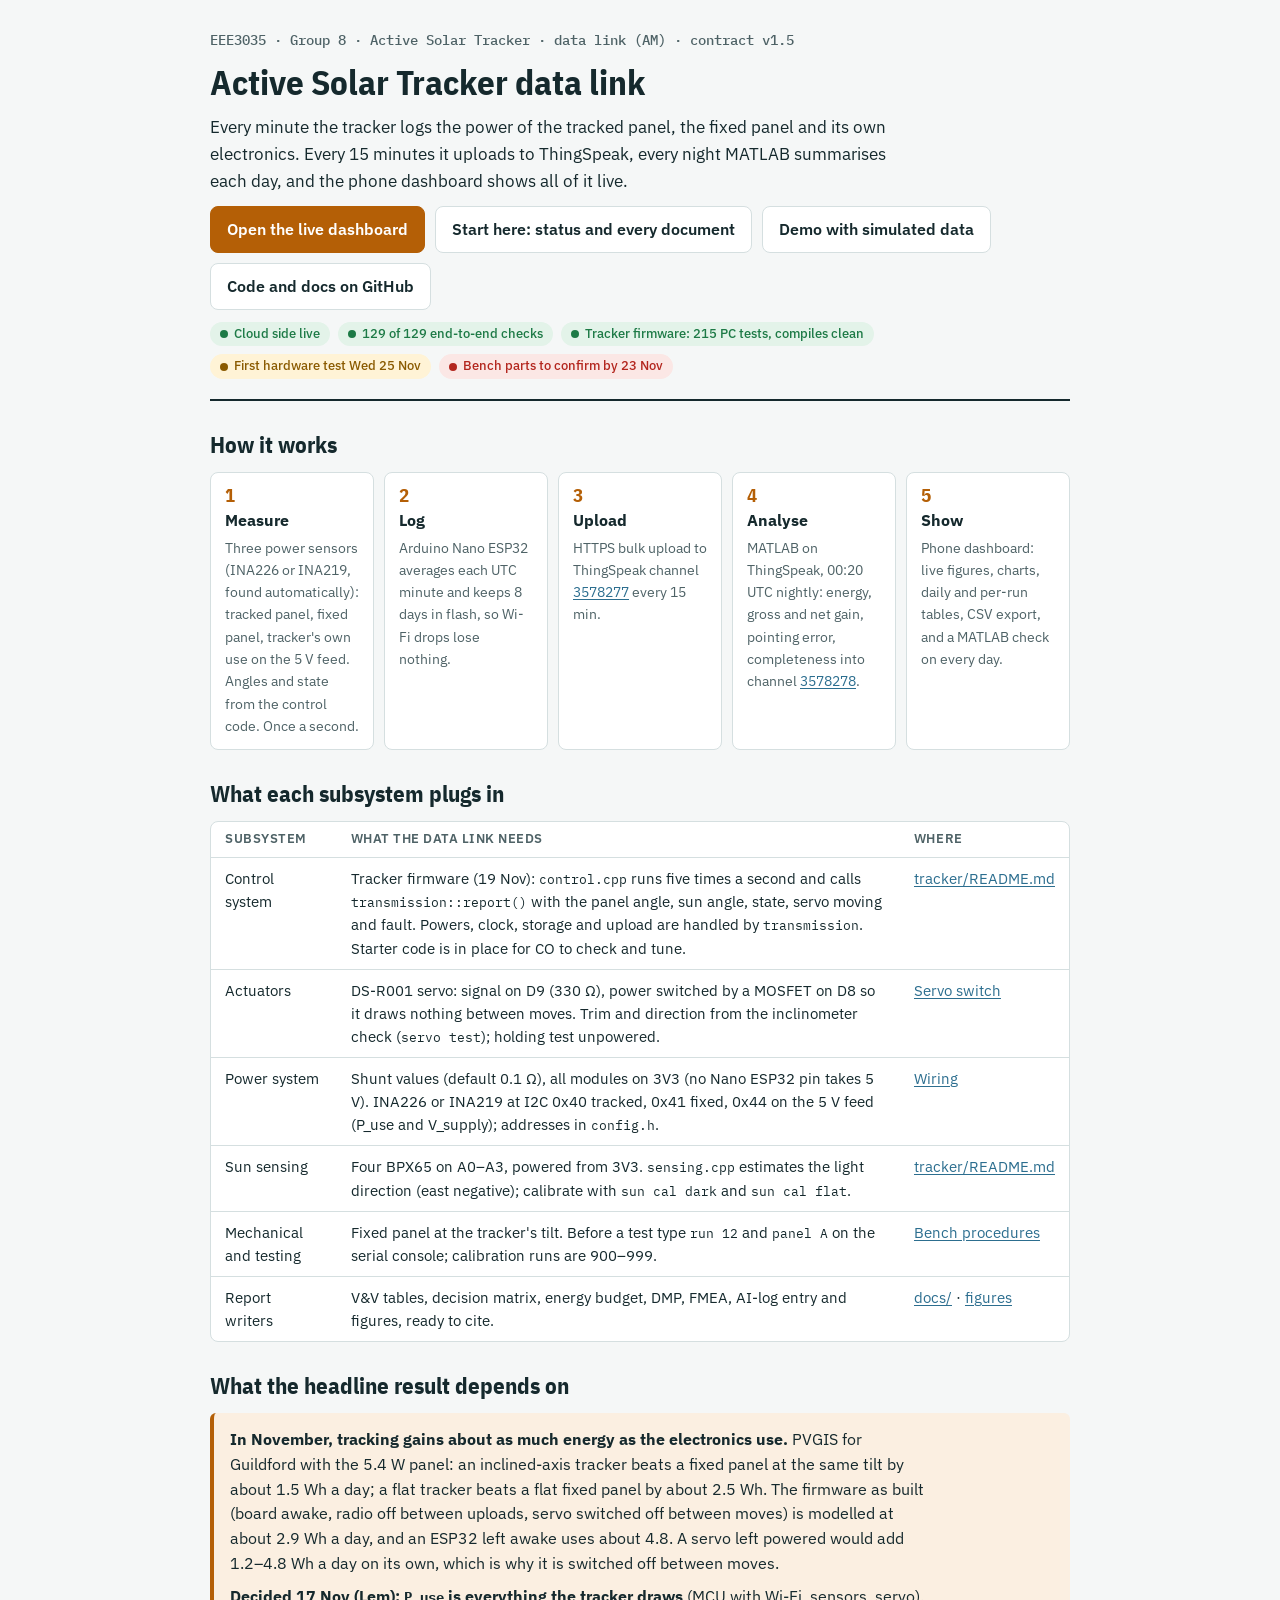
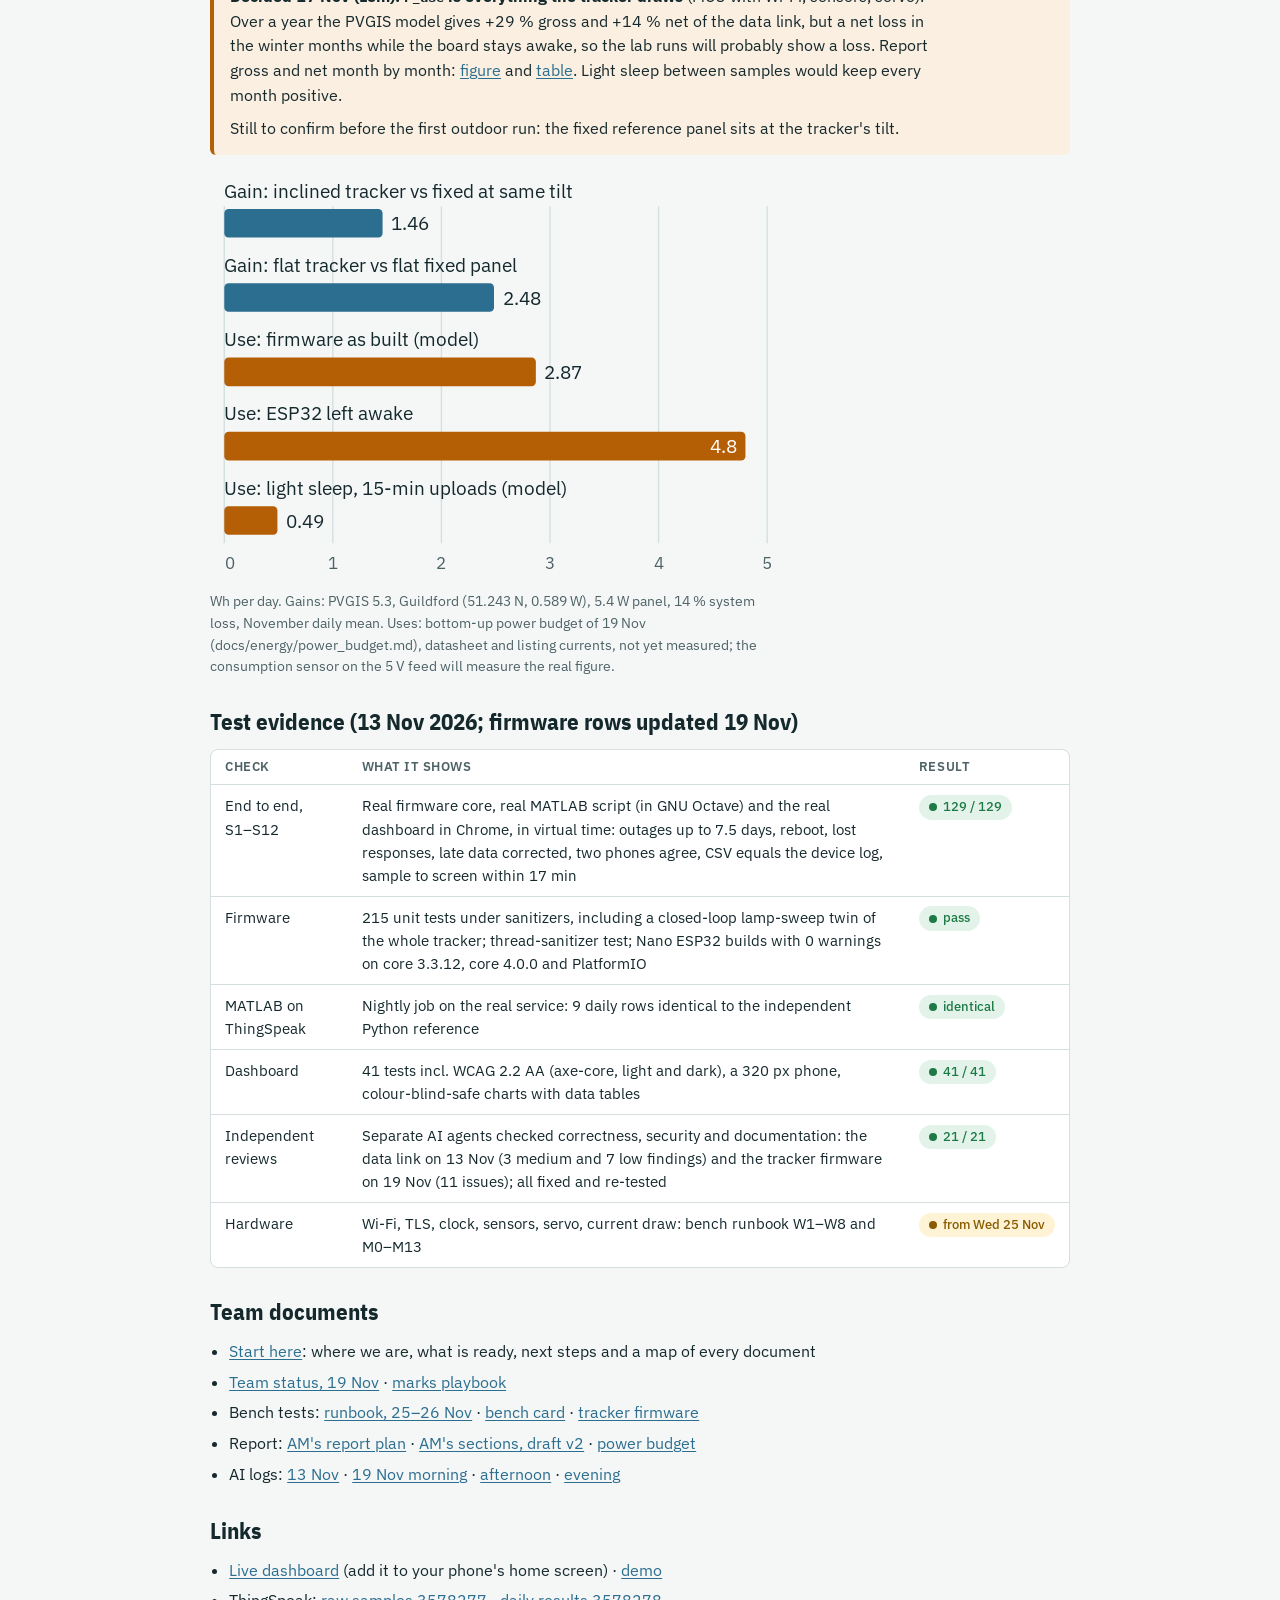
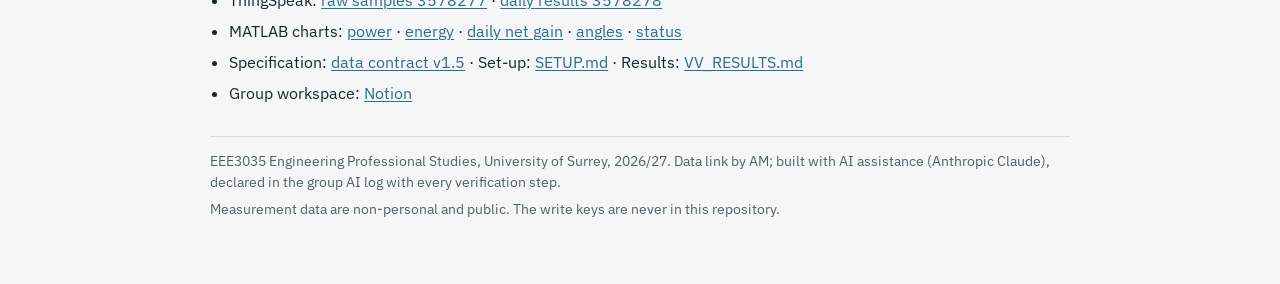
<file: index.html>
<!DOCTYPE html>
<html lang="en-GB">
<head>
<meta charset="utf-8">
<meta name="viewport" content="width=device-width, initial-scale=1">
<title>Active Solar Tracker data link</title>
<meta name="description" content="EEE3035 Group 8 Active Solar Tracker: live data from the tracker, how the data link works, and what each subsystem needs to plug in.">
<link rel="icon" href="dashboard/icon.svg" type="image/svg+xml">
<link rel="preconnect" href="https://fonts.googleapis.com">
<link rel="preconnect" href="https://fonts.gstatic.com" crossorigin>
<link href="https://fonts.googleapis.com/css2?family=IBM+Plex+Mono:wght@400;500&family=IBM+Plex+Sans+Condensed:wght@600;700&family=IBM+Plex+Sans:ital,wght@0,400;0,500;0,600;1,400&display=swap" rel="stylesheet">
<style>
:root {
  /* Lab-notebook hub: cool paper, ink-teal text, solar amber for the actions that matter. */
  --paper: #f5f7f7; --sheet: #ffffff; --ink: #15292d; --muted: #4e6266; --rule: #d5dfe0;
  --accent: #b45f06; --accent-ink: #ffffff; --accent-soft: #fbefe1;
  --pass: #1d7a46; --pass-soft: #e3f3e9; --wait: #8a5a00; --wait-soft: #fff3d6; --risk: #b3261e; --risk-soft: #fbe7e5;
  --gain: #2c6e8f; --use: #b45f06;
  --font-display: "IBM Plex Sans Condensed", "Arial Narrow", system-ui, sans-serif;
  --font-body: "IBM Plex Sans", system-ui, -apple-system, "Segoe UI", sans-serif;
  --font-mono: "IBM Plex Mono", ui-monospace, "SFMono-Regular", Menlo, monospace;
  color-scheme: light;
}
@media (prefers-color-scheme: dark) {
  :root:not([data-theme="light"]) {
    --paper: #0f1a1c; --sheet: #152427; --ink: #e3eced; --muted: #a3b5b8; --rule: #2a3d40;
    --accent: #f0a04b; --accent-ink: #1b1206; --accent-soft: #33240f; --pass: #6fcf97; --pass-soft: #163024;
    --wait: #f2c94c; --wait-soft: #332a10; --risk: #ff8a80; --risk-soft: #3a1a18; --gain: #7ec4e4; --use: #f0a04b; color-scheme: dark;
  }
}
:root[data-theme="dark"] {
  --paper: #0f1a1c; --sheet: #152427; --ink: #e3eced; --muted: #a3b5b8; --rule: #2a3d40;
  --accent: #f0a04b; --accent-ink: #1b1206; --accent-soft: #33240f; --pass: #6fcf97; --pass-soft: #163024;
  --wait: #f2c94c; --wait-soft: #332a10; --risk: #ff8a80; --risk-soft: #3a1a18; --gain: #7ec4e4; --use: #f0a04b; color-scheme: dark;
}
* { box-sizing: border-box; }
html { background: var(--paper); }
body { margin: 0; background: var(--paper); color: var(--ink); font: 400 16px/1.55 var(--font-body); }
main { max-width: 900px; margin: 0 auto; padding: 32px 20px 64px; display: grid; gap: 30px; }
h1, h2, h3 { font-family: var(--font-display); line-height: 1.15; text-wrap: balance; margin: 0; }
h1 { font-size: 2.2rem; font-weight: 700; }
h2 { font-size: 1.45rem; font-weight: 700; }
h3 { font-size: 1.08rem; font-weight: 600; }
p { margin: 0; max-width: 70ch; }
a { color: var(--gain); text-underline-offset: 2px; }
a:focus-visible, .btn:focus-visible { outline: 3px solid var(--accent); outline-offset: 2px; }
code, .mono { font-family: var(--font-mono); font-size: 0.88em; }
.mast { display: grid; gap: 12px; padding-bottom: 20px; border-bottom: 2px solid var(--ink); }
.kicker { font: 500 0.85rem/1.3 var(--font-mono); color: var(--muted); }
.lede { font-size: 1.08rem; }
.actions { display: flex; flex-wrap: wrap; gap: 10px; }
.btn { display: inline-flex; align-items: center; gap: 8px; padding: 10px 16px; border-radius: 8px; font-weight: 600; text-decoration: none; border: 1px solid var(--rule); background: var(--sheet); color: var(--ink); }
.btn.primary { background: var(--accent); color: var(--accent-ink); border-color: var(--accent); }
.chips { display: flex; flex-wrap: wrap; gap: 8px; }
.chip { display: inline-flex; align-items: center; gap: 6px; padding: 3px 10px; border-radius: 999px; font: 500 0.82rem/1.4 var(--font-body); white-space: nowrap; }
.chip::before { content: ""; width: 8px; height: 8px; border-radius: 50%; background: currentColor; }
.chip.pass { color: var(--pass); background: var(--pass-soft); }
.chip.wait { color: var(--wait); background: var(--wait-soft); }
.chip.risk { color: var(--risk); background: var(--risk-soft); }
section { display: grid; gap: 14px; }
ol.flow { list-style: none; margin: 0; padding: 0; display: grid; grid-template-columns: repeat(auto-fit, minmax(150px, 1fr)); gap: 10px; counter-reset: f; }
ol.flow li { counter-increment: f; background: var(--sheet); border: 1px solid var(--rule); border-radius: 8px; padding: 12px 14px; display: grid; gap: 4px; align-content: start; }
ol.flow li::before { content: counter(f); font: 700 1.2rem/1 var(--font-display); color: var(--accent); }
ol.flow .what { font-size: 0.9rem; color: var(--muted); }
.table-wrap { overflow-x: auto; border: 1px solid var(--rule); border-radius: 8px; background: var(--sheet); }
table { width: 100%; border-collapse: collapse; font-size: 0.93rem; }
th, td { text-align: left; vertical-align: top; padding: 9px 14px; border-bottom: 1px solid var(--rule); }
th { font: 600 0.8rem/1.3 var(--font-body); color: var(--muted); text-transform: uppercase; letter-spacing: 0.04em; }
tbody tr:last-child td { border-bottom: 0; }
td.num { white-space: nowrap; }
.key { background: var(--accent-soft); border-left: 4px solid var(--accent); border-radius: 6px; padding: 14px 16px; display: grid; gap: 8px; }
figure { margin: 0; display: grid; gap: 8px; }
figcaption { color: var(--muted); font-size: 0.88rem; max-width: 70ch; }
.chart { width: 100%; max-width: 600px; height: auto; display: block; }
svg text { font-family: var(--font-body); }
ul.plain { margin: 0; padding-left: 1.2rem; display: grid; gap: 6px; }
.foot { color: var(--muted); font-size: 0.85rem; border-top: 1px solid var(--rule); padding-top: 14px; display: grid; gap: 6px; }
@media (max-width: 560px) {
  h1 { font-size: 1.75rem; }
  table.stack thead { position: absolute; width: 1px; height: 1px; overflow: hidden; clip: rect(0 0 0 0); }
  table.stack tr { display: grid; gap: 4px; padding: 11px 14px; border-bottom: 1px solid var(--rule); }
  table.stack tbody tr:last-child { border-bottom: 0; }
  table.stack td { display: block; padding: 0; border: 0; }
  table.stack td:first-child { font-weight: 600; }
}
@media (prefers-reduced-motion: reduce) { * { transition: none !important; animation: none !important; } }
</style>
</head>
<body>
<main>
  <header class="mast">
    <span class="kicker">EEE3035 · Group 8 · Active Solar Tracker · data link (AM) · contract v1.5</span>
    <h1>Active Solar Tracker data link</h1>
    <p class="lede">Every minute the tracker logs the power of the tracked panel, the fixed panel and its own electronics. Every 15 minutes it uploads to ThingSpeak, every night MATLAB summarises each day, and the phone dashboard shows all of it live.</p>
    <div class="actions">
      <a class="btn primary" href="dashboard/">Open the live dashboard</a>
      <a class="btn" href="https://github.com/amr-coding1/eee3035-active-solar-tracker/blob/main/START_HERE.md">Start here: status and every document</a>
      <a class="btn" href="dashboard/?demo=1">Demo with simulated data</a>
      <a class="btn" href="https://github.com/amr-coding1/eee3035-active-solar-tracker">Code and docs on GitHub</a>
    </div>
    <div class="chips" aria-label="State on 19 Nov 2026">
      <span class="chip pass">Cloud side live</span>
      <span class="chip pass">129 of 129 end-to-end checks</span>
      <span class="chip pass">Tracker firmware: 215 PC tests, compiles clean</span>
      <span class="chip wait">First hardware test Wed 25 Nov</span>
      <span class="chip risk">Bench parts to confirm by 23 Nov</span>
    </div>
  </header>

  <section aria-labelledby="how">
    <h2 id="how">How it works</h2>
    <ol class="flow">
      <li><strong>Measure</strong><span class="what">Three power sensors (INA226 or INA219, found automatically): tracked panel, fixed panel, tracker's own use on the 5 V feed. Angles and state from the control code. Once a second.</span></li>
      <li><strong>Log</strong><span class="what">Arduino Nano ESP32 averages each UTC minute and keeps 8 days in flash, so Wi-Fi drops lose nothing.</span></li>
      <li><strong>Upload</strong><span class="what">HTTPS bulk upload to ThingSpeak channel <a href="https://thingspeak.mathworks.com/channels/3578277">3578277</a> every 15 min.</span></li>
      <li><strong>Analyse</strong><span class="what">MATLAB on ThingSpeak, 00:20 UTC nightly: energy, gross and net gain, pointing error, completeness into channel <a href="https://thingspeak.mathworks.com/channels/3578278">3578278</a>.</span></li>
      <li><strong>Show</strong><span class="what">Phone dashboard: live figures, charts, daily and per-run tables, CSV export, and a MATLAB check on every day.</span></li>
    </ol>
  </section>

  <section aria-labelledby="teams">
    <h2 id="teams">What each subsystem plugs in</h2>
    <div class="table-wrap">
      <table class="stack">
        <thead><tr><th scope="col">Subsystem</th><th scope="col">What the data link needs</th><th scope="col">Where</th></tr></thead>
        <tbody>
          <tr><td>Control system</td><td>Tracker firmware (19 Nov): <code>control.cpp</code> runs five times a second and calls <code>transmission::report()</code> with the panel angle, sun angle, state, servo moving and fault. Powers, clock, storage and upload are handled by <code>transmission</code>. Starter code is in place for CO to check and tune.</td><td><a href="https://github.com/amr-coding1/eee3035-active-solar-tracker/blob/main/firmware/tracker/README.md">tracker/README.md</a></td></tr>
          <tr><td>Actuators</td><td>DS-R001 servo: signal on D9 (330 Ω), power switched by a MOSFET on D8 so it draws nothing between moves. Trim and direction from the inclinometer check (<code>servo test</code>); holding test unpowered.</td><td><a href="https://github.com/amr-coding1/eee3035-active-solar-tracker/blob/main/firmware/tracker/README.md#servo-power-switch">Servo switch</a></td></tr>
          <tr><td>Power system</td><td>Shunt values (default 0.1 Ω), all modules on 3V3 (no Nano ESP32 pin takes 5 V). INA226 or INA219 at I2C 0x40 tracked, 0x41 fixed, 0x44 on the 5 V feed (P_use and V_supply); addresses in <code>config.h</code>.</td><td><a href="https://github.com/amr-coding1/eee3035-active-solar-tracker/blob/main/firmware/tracker/README.md#wiring">Wiring</a></td></tr>
          <tr><td>Sun sensing</td><td>Four BPX65 on A0–A3, powered from 3V3. <code>sensing.cpp</code> estimates the light direction (east negative); calibrate with <code>sun cal dark</code> and <code>sun cal flat</code>.</td><td><a href="https://github.com/amr-coding1/eee3035-active-solar-tracker/blob/main/firmware/tracker/README.md">tracker/README.md</a></td></tr>
          <tr><td>Mechanical and testing</td><td>Fixed panel at the tracker's tilt. Before a test type <code>run 12</code> and <code>panel A</code> on the serial console; calibration runs are 900–999.</td><td><a href="https://github.com/amr-coding1/eee3035-active-solar-tracker/blob/main/docs/VV_RESULTS.md">Bench procedures</a></td></tr>
          <tr><td>Report writers</td><td>V&amp;V tables, decision matrix, energy budget, DMP, FMEA, AI-log entry and figures, ready to cite.</td><td><a href="https://github.com/amr-coding1/eee3035-active-solar-tracker/tree/main/docs">docs/</a> · <a href="https://github.com/amr-coding1/eee3035-active-solar-tracker/tree/main/analysis/figures">figures</a></td></tr>
        </tbody>
      </table>
    </div>
  </section>

  <section aria-labelledby="key">
    <h2 id="key">What the headline result depends on</h2>
    <div class="key">
      <p><strong>In November, tracking gains about as much energy as the electronics use.</strong> PVGIS for Guildford with the 5.4 W panel: an inclined-axis tracker beats a fixed panel at the same tilt by about 1.5 Wh a day; a flat tracker beats a flat fixed panel by about 2.5 Wh. The firmware as built (board awake, radio off between uploads, servo switched off between moves) is modelled at about 2.9 Wh a day, and an ESP32 left awake uses about 4.8. A servo left powered would add 1.2–4.8 Wh a day on its own, which is why it is switched off between moves.</p>
      <p><strong>Decided 17 Nov (Lem): <code>P_use</code> is everything the tracker draws</strong> (MCU with Wi-Fi, sensors, servo). Over a year the PVGIS model gives +29 % gross and +14 % net of the data link, but a net loss in the winter months while the board stays awake, so the lab runs will probably show a loss. Report gross and net month by month: <a href="https://github.com/amr-coding1/eee3035-active-solar-tracker/blob/main/docs/figures/net_gain_by_month.png">figure</a> and <a href="https://github.com/amr-coding1/eee3035-active-solar-tracker/blob/main/docs/energy/net_gain_by_month.md">table</a>. Light sleep between samples would keep every month positive.</p>
      <p>Still to confirm before the first outdoor run: the fixed reference panel sits at the tracker's tilt.</p>
    </div>
    <figure>
      <svg viewBox="0 0 420 290" role="img" aria-labelledby="chart-title chart-desc" class="chart">
        <title id="chart-title">November: tracking gain versus electronics use, Wh per day</title>
        <desc id="chart-desc">Gain of an inclined-axis tracker over a fixed panel at the same tilt 1.46; gain of a flat tracker over a flat fixed panel 2.48; firmware as built, modelled 2.87; ESP32 left awake 4.8; light sleep with 15-minute uploads, modelled 0.49.</desc>
        <g font-size="13">
          <g stroke="var(--rule)" stroke-width="1">
            <line x1="10" y1="26" x2="10" y2="262"/><line x1="86" y1="26" x2="86" y2="262"/><line x1="162" y1="26" x2="162" y2="262"/>
            <line x1="238" y1="26" x2="238" y2="262"/><line x1="314" y1="26" x2="314" y2="262"/><line x1="390" y1="26" x2="390" y2="262"/>
          </g>
          <g fill="var(--muted)" font-size="12" text-anchor="middle">
            <text x="14" y="280">0</text><text x="86" y="280">1</text><text x="162" y="280">2</text><text x="238" y="280">3</text><text x="314" y="280">4</text><text x="390" y="280">5</text>
          </g>
          <text x="10" y="20" fill="var(--ink)">Gain: inclined tracker vs fixed at same tilt</text>
          <rect x="10" y="28" width="110.8" height="20" rx="3" fill="var(--gain)"/>
          <text x="126.8" y="43" fill="var(--ink)">1.46</text>
          <text x="10" y="72" fill="var(--ink)">Gain: flat tracker vs flat fixed panel</text>
          <rect x="10" y="80" width="188.8" height="20" rx="3" fill="var(--gain)"/>
          <text x="204.8" y="95" fill="var(--ink)">2.48</text>
          <text x="10" y="124" fill="var(--ink)">Use: firmware as built (model)</text>
          <rect x="10" y="132" width="218.1" height="20" rx="3" fill="var(--use)"/>
          <text x="234.1" y="147" fill="var(--ink)">2.87</text>
          <text x="10" y="176" fill="var(--ink)">Use: ESP32 left awake</text>
          <rect x="10" y="184" width="364.8" height="20" rx="3" fill="var(--use)"/>
          <text x="368.8" y="199" text-anchor="end" fill="var(--sheet)">4.8</text>
          <text x="10" y="228" fill="var(--ink)">Use: light sleep, 15-min uploads (model)</text>
          <rect x="10" y="236" width="37.2" height="20" rx="3" fill="var(--use)"/>
          <text x="53.2" y="251" fill="var(--ink)">0.49</text>
        </g>
      </svg>
      <figcaption>Wh per day. Gains: PVGIS 5.3, Guildford (51.243 N, 0.589 W), 5.4 W panel, 14 % system loss, November daily mean. Uses: bottom-up power budget of 19 Nov (docs/energy/power_budget.md), datasheet and listing currents, not yet measured; the consumption sensor on the 5 V feed will measure the real figure.</figcaption>
    </figure>
  </section>

  <section aria-labelledby="evidence">
    <h2 id="evidence">Test evidence (13 Nov 2026; firmware rows updated 19 Nov)</h2>
    <div class="table-wrap">
      <table class="stack">
        <thead><tr><th scope="col">Check</th><th scope="col">What it shows</th><th scope="col">Result</th></tr></thead>
        <tbody>
          <tr><td>End to end, S1–S12</td><td>Real firmware core, real MATLAB script (in GNU Octave) and the real dashboard in Chrome, in virtual time: outages up to 7.5 days, reboot, lost responses, late data corrected, two phones agree, CSV equals the device log, sample to screen within 17 min</td><td class="num"><span class="chip pass">129 / 129</span></td></tr>
          <tr><td>Firmware</td><td>215 unit tests under sanitizers, including a closed-loop lamp-sweep twin of the whole tracker; thread-sanitizer test; Nano ESP32 builds with 0 warnings on core 3.3.12, core 4.0.0 and PlatformIO</td><td class="num"><span class="chip pass">pass</span></td></tr>
          <tr><td>MATLAB on ThingSpeak</td><td>Nightly job on the real service: 9 daily rows identical to the independent Python reference</td><td class="num"><span class="chip pass">identical</span></td></tr>
          <tr><td>Dashboard</td><td>41 tests incl. WCAG 2.2 AA (axe-core, light and dark), a 320 px phone, colour-blind-safe charts with data tables</td><td class="num"><span class="chip pass">41 / 41</span></td></tr>
          <tr><td>Independent reviews</td><td>Separate AI agents checked correctness, security and documentation: the data link on 13 Nov (3 medium and 7 low findings) and the tracker firmware on 19 Nov (11 issues); all fixed and re-tested</td><td class="num"><span class="chip pass">21 / 21</span></td></tr>
          <tr><td>Hardware</td><td>Wi-Fi, TLS, clock, sensors, servo, current draw: bench runbook W1–W8 and M0–M13</td><td class="num"><span class="chip wait">from Wed 25 Nov</span></td></tr>
        </tbody>
      </table>
    </div>
  </section>

  <section aria-labelledby="team-docs">
    <h2 id="team-docs">Team documents</h2>
    <ul class="plain">
      <li><a href="https://github.com/amr-coding1/eee3035-active-solar-tracker/blob/main/START_HERE.md">Start here</a>: where we are, what is ready, next steps and a map of every document</li>
      <li><a href="https://github.com/amr-coding1/eee3035-active-solar-tracker/blob/main/docs/team/STATUS_2026-11-19.md">Team status, 19 Nov</a> · <a href="https://github.com/amr-coding1/eee3035-active-solar-tracker/blob/main/docs/team/MARKS_PLAYBOOK.md">marks playbook</a></li>
      <li>Bench tests: <a href="https://github.com/amr-coding1/eee3035-active-solar-tracker/blob/main/docs/BENCH_RUNBOOK_26NOV.md">runbook, 25–26 Nov</a> · <a href="https://github.com/amr-coding1/eee3035-active-solar-tracker/blob/main/docs/BENCH_CARD_26NOV.md">bench card</a> · <a href="https://github.com/amr-coding1/eee3035-active-solar-tracker/blob/main/firmware/tracker/README.md">tracker firmware</a></li>
      <li>Report: <a href="https://github.com/amr-coding1/eee3035-active-solar-tracker/blob/main/docs/REPORT_PLAN_AM.md">AM's report plan</a> · <a href="https://github.com/amr-coding1/eee3035-active-solar-tracker/blob/main/docs/report/AM_REPORT_SECTIONS_DRAFT_v2.md">AM's sections, draft v2</a> · <a href="https://github.com/amr-coding1/eee3035-active-solar-tracker/blob/main/docs/energy/power_budget.md">power budget</a></li>
      <li>AI logs: <a href="https://github.com/amr-coding1/eee3035-active-solar-tracker/blob/main/docs/AI_LOG_ENTRY_2026-11-13.md">13 Nov</a> · <a href="https://github.com/amr-coding1/eee3035-active-solar-tracker/blob/main/docs/AI_LOG_ENTRY_2026-11-19.md">19 Nov morning</a> · <a href="https://github.com/amr-coding1/eee3035-active-solar-tracker/blob/main/docs/AI_LOG_ENTRY_2026-11-19b.md">afternoon</a> · <a href="https://github.com/amr-coding1/eee3035-active-solar-tracker/blob/main/docs/AI_LOG_ENTRY_2026-11-19c.md">evening</a></li>
    </ul>
  </section>

  <section aria-labelledby="links">
    <h2 id="links">Links</h2>
    <ul class="plain">
      <li><a href="dashboard/">Live dashboard</a> (add it to your phone's home screen) · <a href="dashboard/?demo=1">demo</a></li>
      <li>ThingSpeak: <a href="https://thingspeak.mathworks.com/channels/3578277">raw samples 3578277</a> · <a href="https://thingspeak.mathworks.com/channels/3578278">daily results 3578278</a></li>
      <li>MATLAB charts: <a href="https://thingspeak.mathworks.com/apps/matlab_visualizations/689480">power</a> · <a href="https://thingspeak.mathworks.com/apps/matlab_visualizations/689481">energy</a> · <a href="https://thingspeak.mathworks.com/apps/matlab_visualizations/689485">daily net gain</a> · <a href="https://thingspeak.mathworks.com/apps/matlab_visualizations/689483">angles</a> · <a href="https://thingspeak.mathworks.com/apps/matlab_visualizations/689484">status</a></li>
      <li>Specification: <a href="https://github.com/amr-coding1/eee3035-active-solar-tracker/blob/main/docs/CONTRACT.md">data contract v1.5</a> · Set-up: <a href="https://github.com/amr-coding1/eee3035-active-solar-tracker/blob/main/docs/SETUP.md">SETUP.md</a> · Results: <a href="https://github.com/amr-coding1/eee3035-active-solar-tracker/blob/main/docs/VV_RESULTS.md">VV_RESULTS.md</a></li>
      <li>Group workspace: <a href="https://fishy-canoe-485.notion.site/EPS-YR3SEM1-3ebf4629be36801c8fabcd4547e0255c">Notion</a></li>
    </ul>
  </section>

  <footer class="foot">
    <span>EEE3035 Engineering Professional Studies, University of Surrey, 2026/27. Data link by AM; built with AI assistance (Anthropic Claude), declared in the group AI log with every verification step.</span>
    <span>Measurement data are non-personal and public. The write keys are never in this repository.</span>
  </footer>
</main>
</body>
</html>
</file>
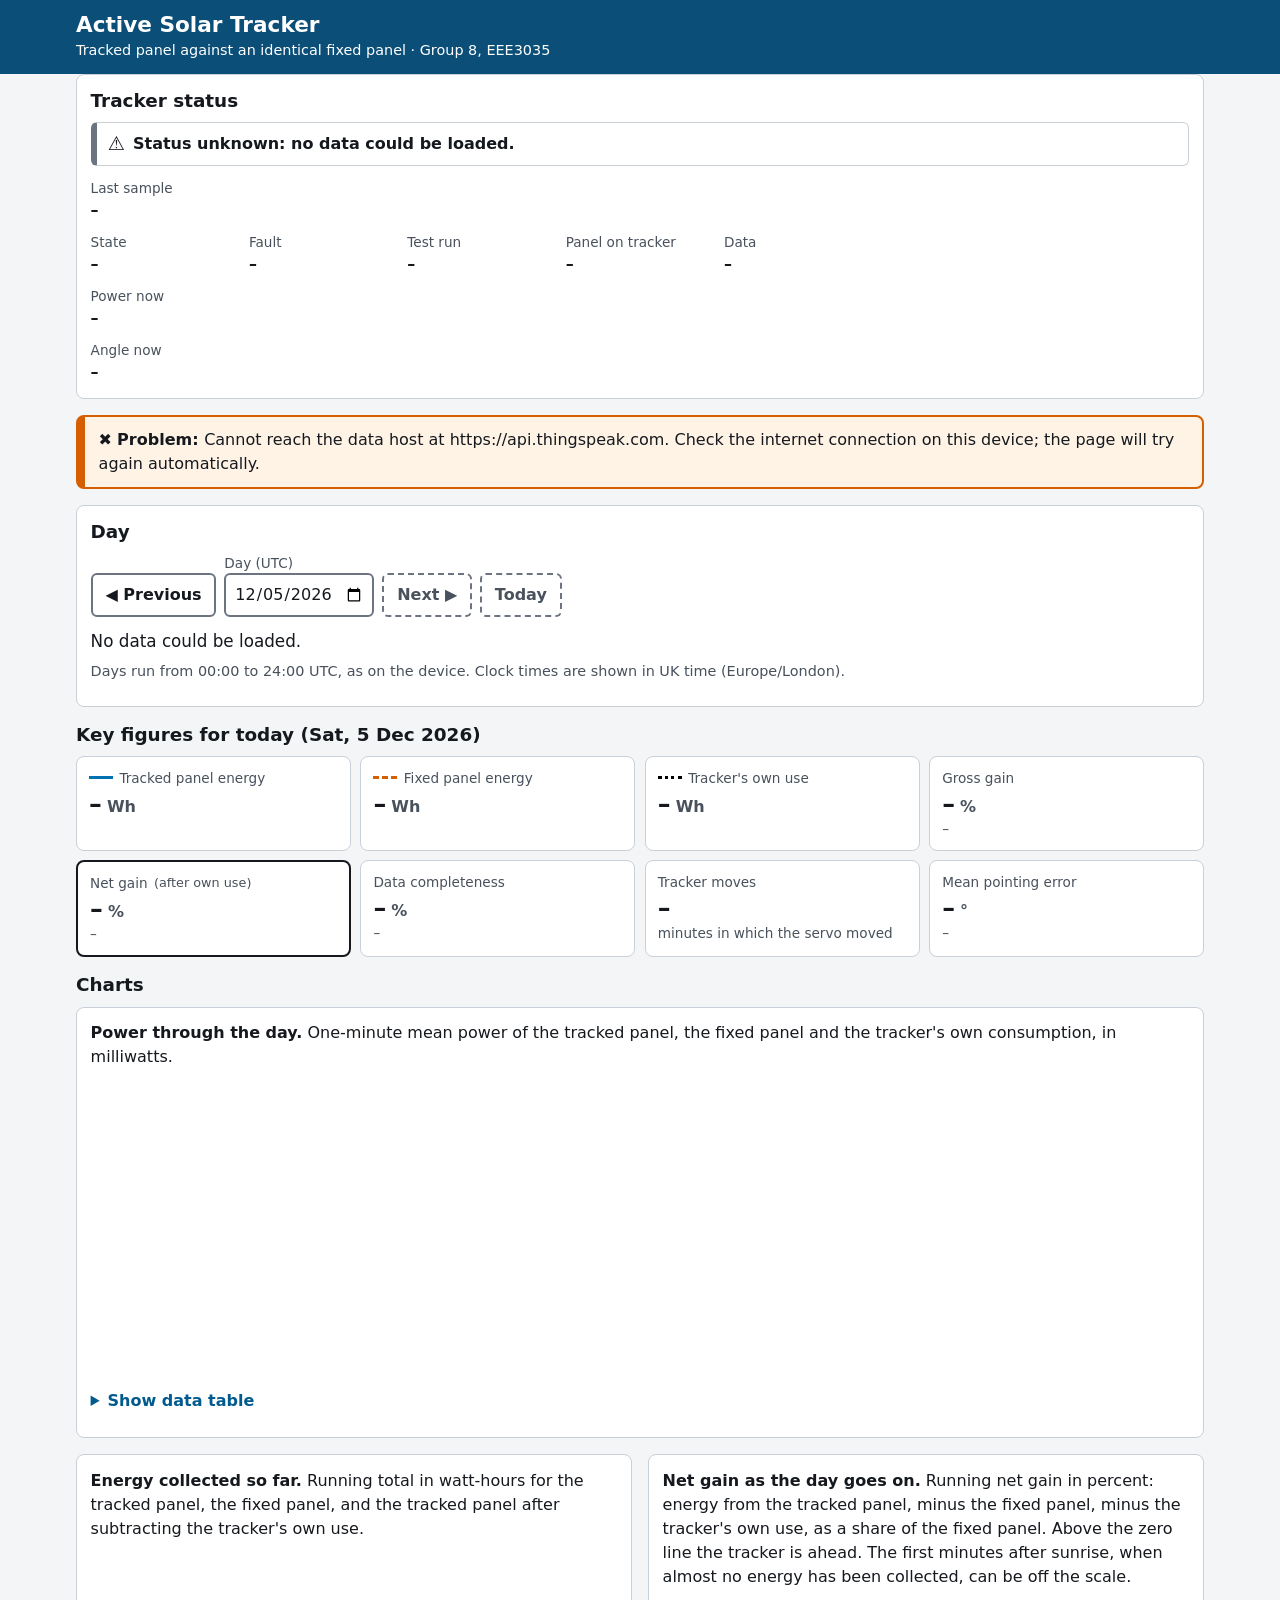
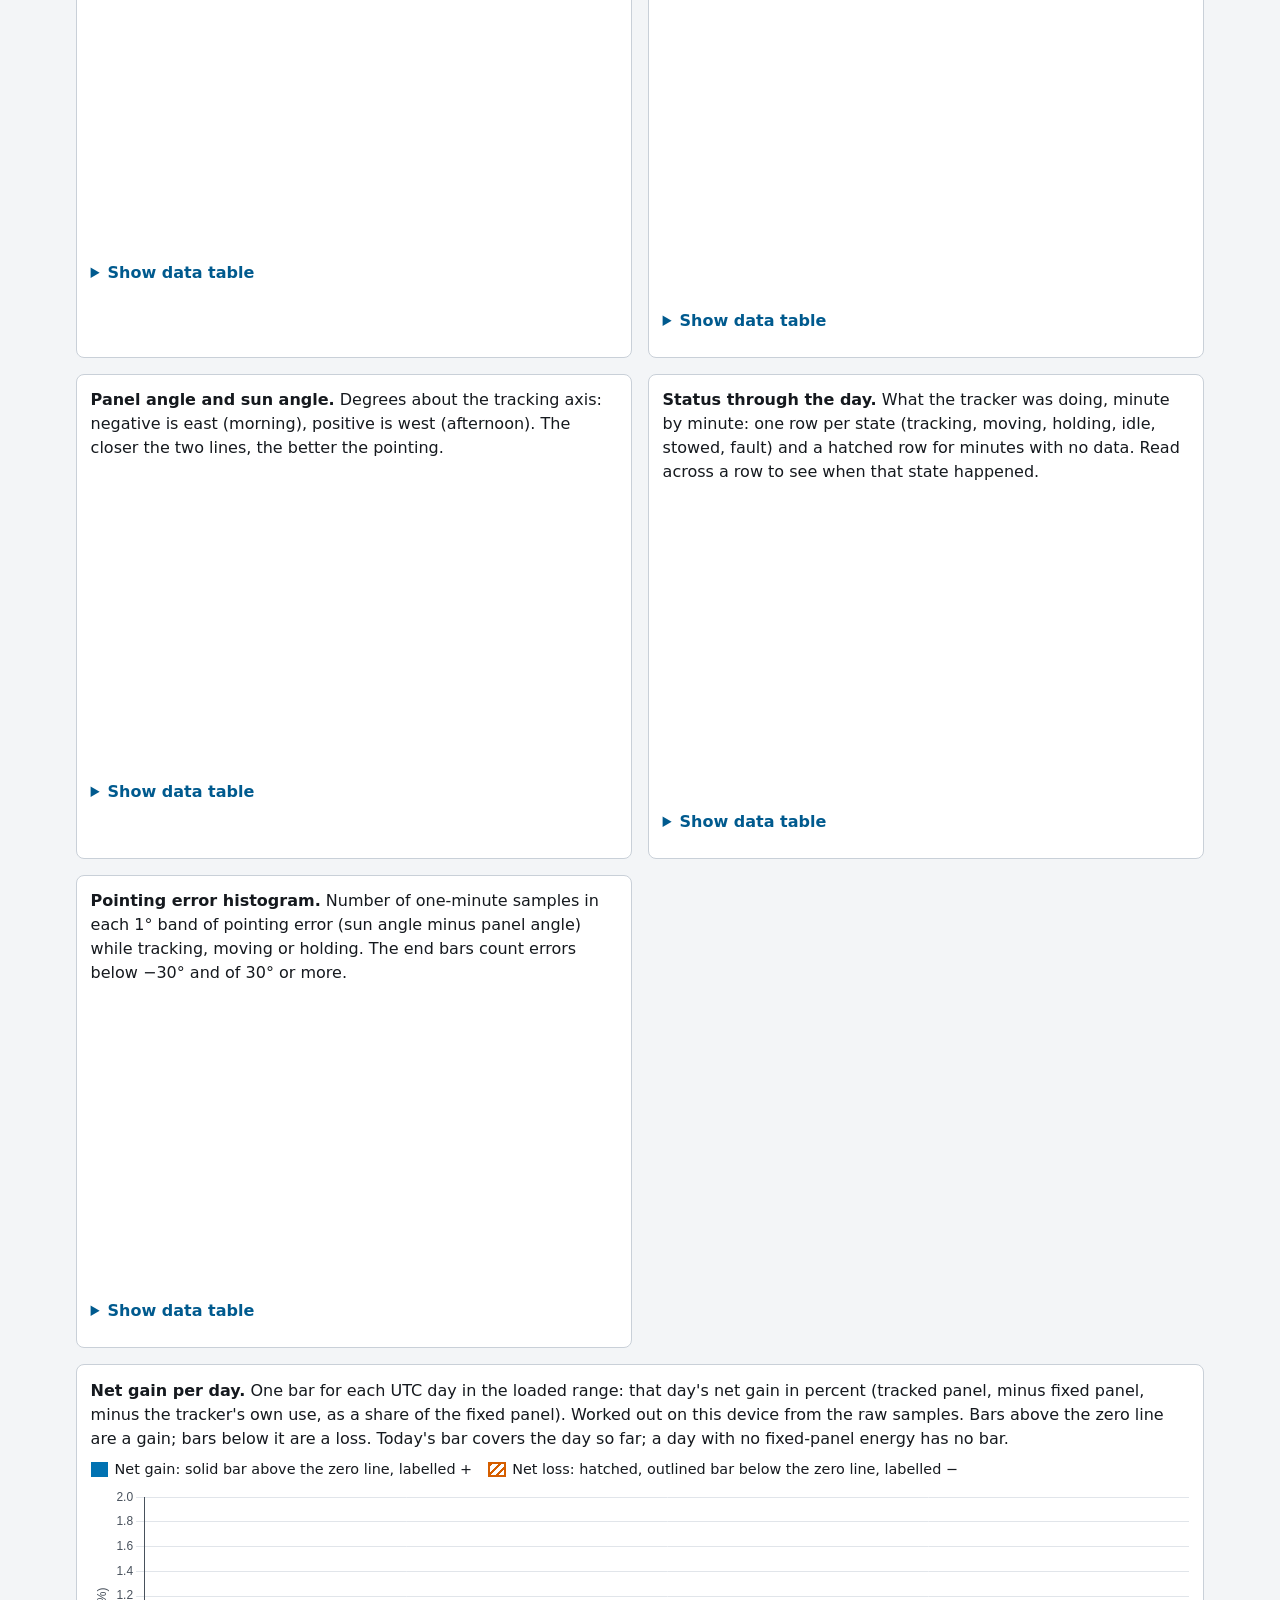
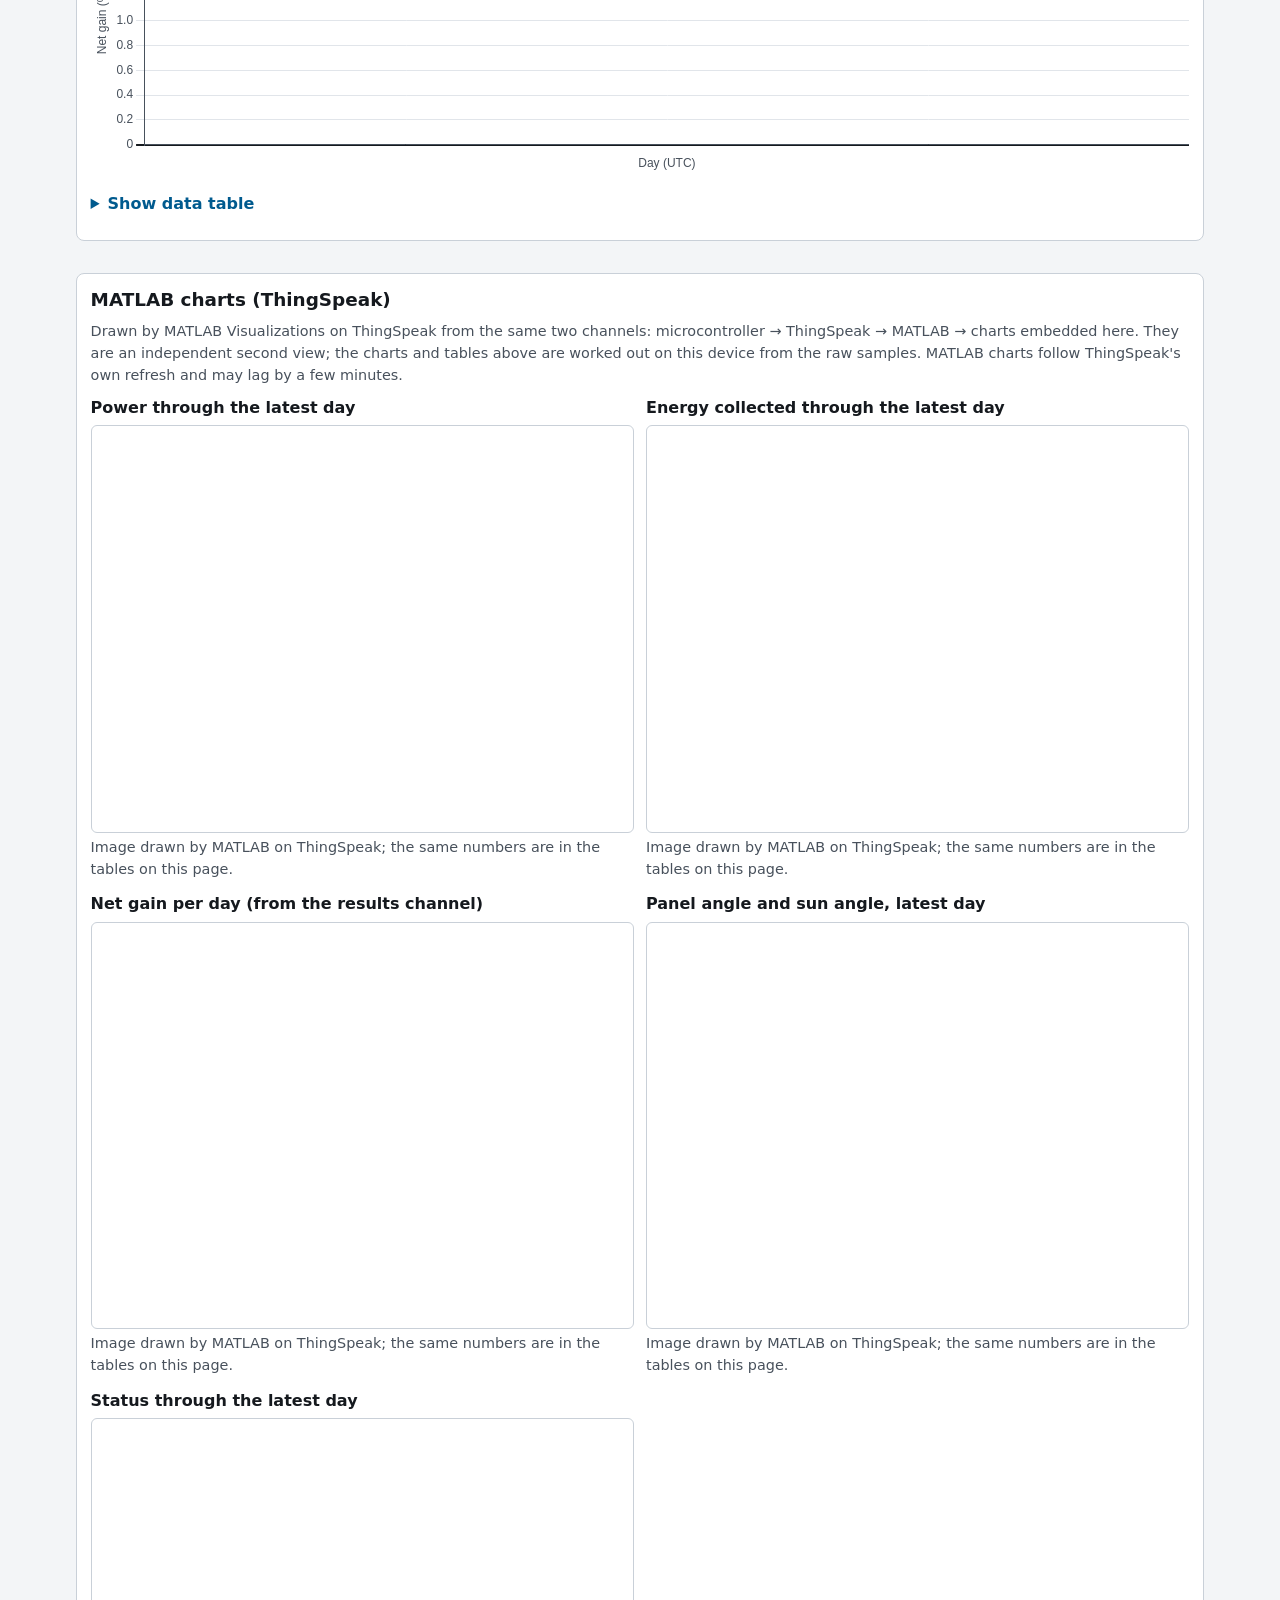
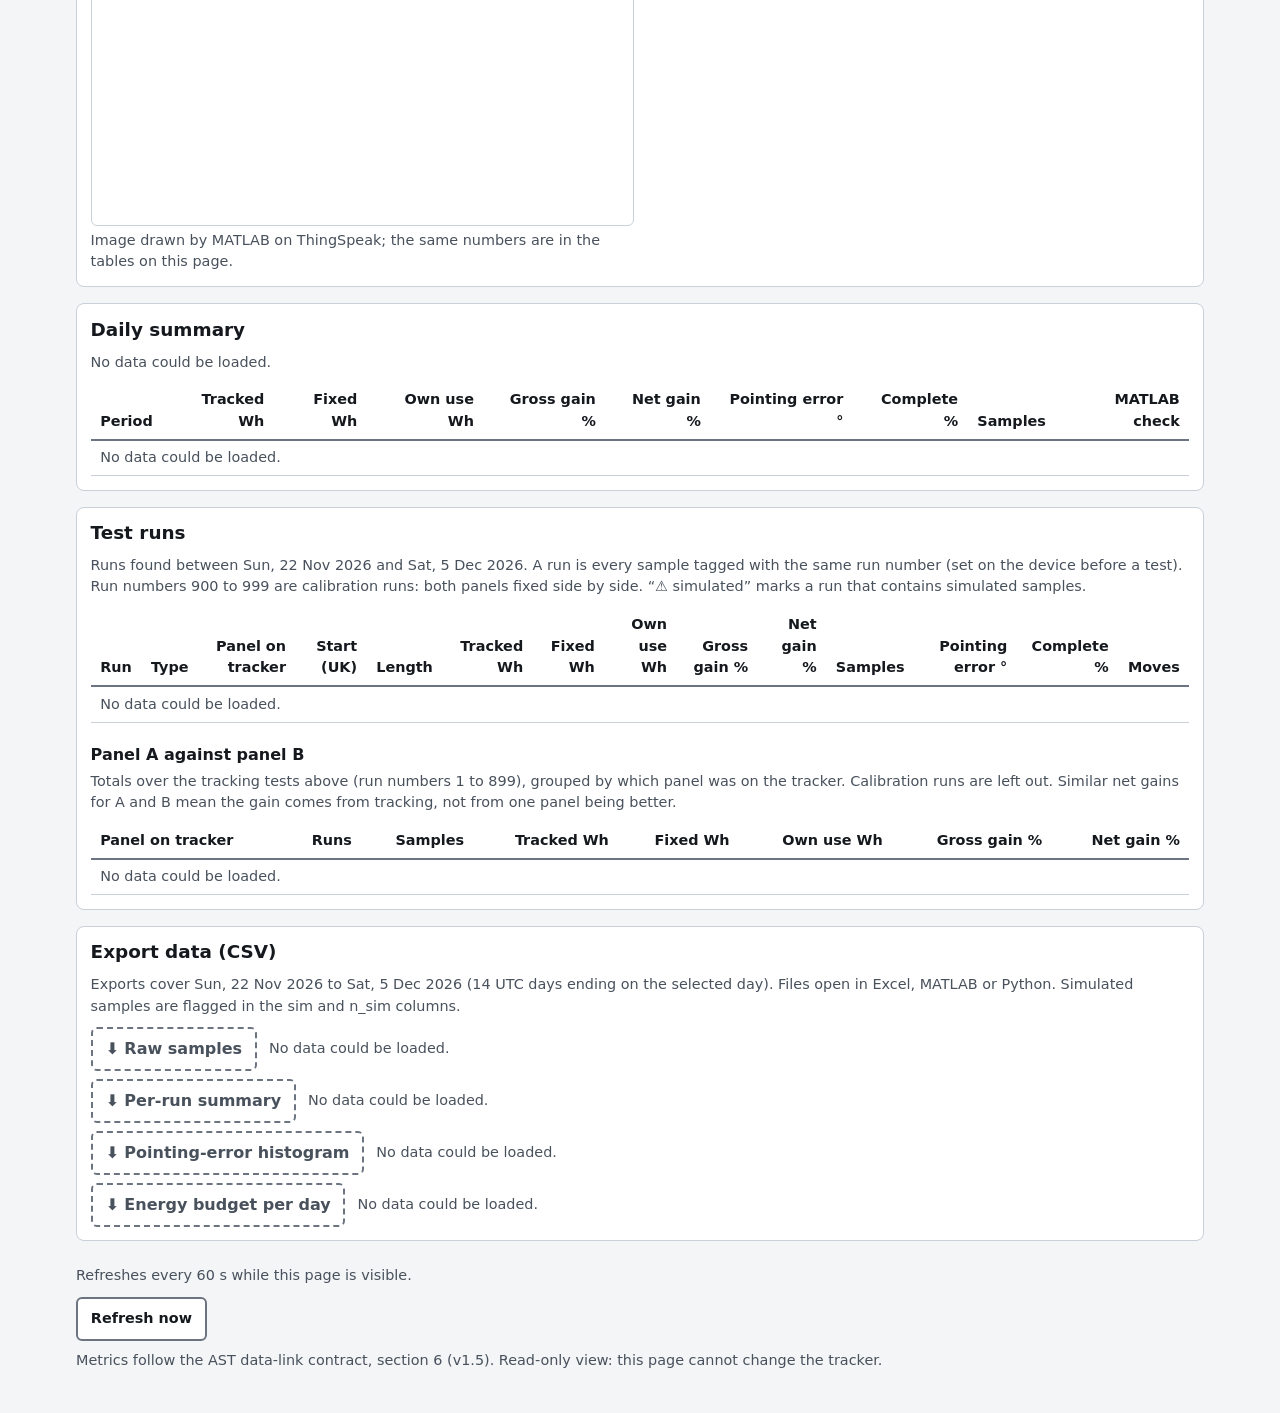
<file: dashboard/index.html>
<!DOCTYPE html>
<html lang="en-GB">
<head>
  <meta charset="utf-8">
  <meta name="viewport" content="width=device-width, initial-scale=1">
  <title>Active Solar Tracker – live data</title>
  <meta name="description" content="Phone dashboard for the EEE3035 Group 8 Active Solar Tracker: power, angle, daily energy and net gain against a fixed panel.">
  <meta name="theme-color" content="#0b4f79">
  <meta name="color-scheme" content="light dark">
  <link rel="icon" href="icon.svg" type="image/svg+xml">
  <link rel="stylesheet" href="styles.css">
</head>
<body data-state="loading">
  <a class="skip-link" href="#main">Skip to main content</a>

  <header class="site-header">
    <div class="wrap header-row">
      <div>
        <h1>Active Solar Tracker</h1>
        <p class="tagline">Tracked panel against an identical fixed panel · Group 8, EEE3035</p>
      </div>
      <p id="demo-badge" class="badge" hidden><span aria-hidden="true">◆</span> Demo data (simulated)</p>
    </div>
  </header>

  <main id="main" class="wrap" tabindex="-1">

    <section id="status" aria-labelledby="status-h" class="card status">
      <h2 id="status-h">Tracker status</h2>
      <p id="freshness" class="freshness" data-fresh="unknown">
        <span class="fresh-icon" aria-hidden="true">…</span>
        <span id="freshness-text">Loading the latest sample…</span>
      </p>
      <dl class="status-grid">
        <div class="wide"><dt>Last sample</dt><dd id="st-age">–</dd></div>
        <div><dt>State</dt><dd id="st-state">–</dd></div>
        <div><dt>Fault</dt><dd id="st-fault">–</dd></div>
        <div><dt>Test run</dt><dd id="st-run">–</dd></div>
        <div><dt>Panel on tracker</dt><dd id="st-panel">–</dd></div>
        <div><dt>Data</dt><dd id="st-data">–</dd></div>
        <div class="wide"><dt>Power now</dt><dd id="st-power">–</dd></div>
        <div class="wide"><dt>Angle now</dt><dd id="st-angle">–</dd></div>
      </dl>
    </section>

    <div id="messages" role="alert" aria-atomic="true"></div>

    <section id="day" aria-labelledby="day-h" class="card">
      <h2 id="day-h">Day</h2>
      <div class="day-picker">
        <button type="button" id="day-prev" class="btn"><span aria-hidden="true">◀</span> Previous<span class="visually-hidden"> day</span></button>
        <div class="day-field">
          <label for="day-input">Day (UTC)</label>
          <input type="date" id="day-input" name="day">
        </div>
        <button type="button" id="day-next" class="btn">Next<span class="visually-hidden"> day</span> <span aria-hidden="true">▶</span></button>
        <button type="button" id="day-today" class="btn">Today</button>
      </div>
      <p id="summary" class="summary">Loading…</p>
      <p id="summary-live" class="visually-hidden" aria-live="polite" aria-atomic="true"></p>
      <p class="hint">Days run from 00:00 to 24:00 UTC, as on the device. Clock times are shown in UK time (Europe/London).</p>
    </section>

    <section id="kpis" aria-labelledby="kpi-h">
      <h2 id="kpi-h">Key figures for <span id="kpi-day">the day</span></h2>
      <dl class="kpi-grid">
        <div class="kpi" data-kpi="eTrk"><dt><span class="key key-trk" aria-hidden="true"></span>Tracked panel energy</dt><dd><span class="kpi-value">–</span> <span class="unit">Wh</span></dd></div>
        <div class="kpi" data-kpi="eFix"><dt><span class="key key-fix" aria-hidden="true"></span>Fixed panel energy</dt><dd><span class="kpi-value">–</span> <span class="unit">Wh</span></dd></div>
        <div class="kpi" data-kpi="eUse"><dt><span class="key key-use" aria-hidden="true"></span>Tracker's own use</dt><dd><span class="kpi-value">–</span> <span class="unit">Wh</span></dd></div>
        <div class="kpi" data-kpi="gGross"><dt>Gross gain</dt><dd><span class="kpi-value">–</span> <span class="unit">%</span></dd><dd class="kpi-note">–</dd></div>
        <div class="kpi kpi-main" data-kpi="gNet"><dt>Net gain <span class="dt-sub">(after own use)</span></dt><dd><span class="kpi-value">–</span> <span class="unit">%</span></dd><dd class="kpi-note">–</dd></div>
        <div class="kpi" data-kpi="complete"><dt>Data completeness</dt><dd><span class="kpi-value">–</span> <span class="unit">%</span></dd><dd class="kpi-note">–</dd></div>
        <div class="kpi" data-kpi="moves"><dt>Tracker moves</dt><dd><span class="kpi-value">–</span></dd><dd class="kpi-note">minutes in which the servo moved</dd></div>
        <div class="kpi" data-kpi="mae"><dt>Mean pointing error</dt><dd><span class="kpi-value">–</span> <span class="unit">°</span></dd><dd class="kpi-note">–</dd></div>
      </dl>
      <ul id="quality" class="quality" aria-label="Data quality notes"></ul>
    </section>

    <section id="charts" aria-labelledby="charts-h">
      <h2 id="charts-h">Charts</h2>

      <figure class="card chart" id="fig-power">
        <figcaption><strong>Power through the day.</strong> One-minute mean power of the tracked panel, the fixed panel and the tracker's own consumption, in milliwatts.</figcaption>
        <ul class="legend" aria-label="Lines in this chart"></ul>
        <div class="canvas-box"><canvas role="img" aria-label="Line chart of power through the day">Chart of power through the day. Use “Show data table” below for the numbers.</canvas></div>
        <details class="data-table"><summary>Show data table</summary><div class="table-scroll" tabindex="0" role="region" aria-label="Power data table"></div></details>
      </figure>

      <figure class="card chart" id="fig-energy">
        <figcaption><strong>Energy collected so far.</strong> Running total in watt-hours for the tracked panel, the fixed panel, and the tracked panel after subtracting the tracker's own use.</figcaption>
        <ul class="legend" aria-label="Lines in this chart"></ul>
        <div class="canvas-box"><canvas role="img" aria-label="Line chart of cumulative energy">Chart of cumulative energy. Use “Show data table” below for the numbers.</canvas></div>
        <details class="data-table"><summary>Show data table</summary><div class="table-scroll" tabindex="0" role="region" aria-label="Cumulative energy data table"></div></details>
      </figure>

      <figure class="card chart" id="fig-gain">
        <figcaption><strong>Net gain as the day goes on.</strong> Running net gain in percent: energy from the tracked panel, minus the fixed panel, minus the tracker's own use, as a share of the fixed panel. Above the zero line the tracker is ahead. The first minutes after sunrise, when almost no energy has been collected, can be off the scale.</figcaption>
        <ul class="legend" aria-label="Lines in this chart"></ul>
        <div class="canvas-box"><canvas role="img" aria-label="Line chart of running net gain">Chart of running net gain. Use “Show data table” below for the numbers.</canvas></div>
        <details class="data-table"><summary>Show data table</summary><div class="table-scroll" tabindex="0" role="region" aria-label="Running net gain data table"></div></details>
      </figure>

      <figure class="card chart" id="fig-angle">
        <figcaption><strong>Panel angle and sun angle.</strong> Degrees about the tracking axis: negative is east (morning), positive is west (afternoon). The closer the two lines, the better the pointing.</figcaption>
        <ul class="legend" aria-label="Lines in this chart"></ul>
        <div class="canvas-box"><canvas role="img" aria-label="Line chart of panel angle and sun angle">Chart of panel and sun angle. Use “Show data table” below for the numbers.</canvas></div>
        <details class="data-table"><summary>Show data table</summary><div class="table-scroll" tabindex="0" role="region" aria-label="Angle data table"></div></details>
      </figure>

      <figure class="card chart" id="fig-status">
        <figcaption><strong>Status through the day.</strong> What the tracker was doing, minute by minute: one row per state (tracking, moving, holding, idle, stowed, fault) and a hatched row for minutes with no data. Read across a row to see when that state happened.</figcaption>
        <div class="canvas-box canvas-box-timeline"><canvas role="img" aria-label="Status timeline chart">Status timeline. Use “Show data table” below for the periods.</canvas></div>
        <details class="data-table"><summary>Show data table</summary><div class="table-scroll" tabindex="0" role="region" aria-label="Status periods data table"></div></details>
      </figure>

      <figure class="card chart" id="fig-hist">
        <figcaption><strong>Pointing error histogram.</strong> Number of one-minute samples in each 1° band of pointing error (sun angle minus panel angle) while tracking, moving or holding. The end bars count errors below −30° and of 30° or more.</figcaption>
        <div class="canvas-box"><canvas role="img" aria-label="Bar chart of pointing error">Histogram of pointing error. Use “Show data table” below for the numbers.</canvas></div>
        <details class="data-table"><summary>Show data table</summary><div class="table-scroll" tabindex="0" role="region" aria-label="Pointing error histogram data table"></div></details>
      </figure>

      <figure class="card chart" id="fig-daily-gain">
        <figcaption><strong>Net gain per day.</strong> One bar for each UTC day in the loaded range: that day's net gain in percent (tracked panel, minus fixed panel, minus the tracker's own use, as a share of the fixed panel). Worked out on this device from the raw samples. Bars above the zero line are a gain; bars below it are a loss. Today's bar covers the day so far; a day with no fixed-panel energy has no bar.</figcaption>
        <ul class="legend" aria-label="Bars in this chart"></ul>
        <div class="canvas-box"><canvas role="img" aria-label="Bar chart of net gain per day">Chart of net gain per day. Use “Show data table” below for the numbers.</canvas></div>
        <details class="data-table"><summary>Show data table</summary><div class="table-scroll" tabindex="0" role="region" aria-label="Net gain per day data table"></div></details>
      </figure>
    </section>

    <section id="matlab" aria-labelledby="matlab-h" class="card" hidden>
      <h2 id="matlab-h">MATLAB charts (ThingSpeak)</h2>
      <p class="hint">Drawn by MATLAB Visualizations on ThingSpeak from the same two channels: microcontroller → ThingSpeak → MATLAB → charts embedded here. They are an independent second view; the charts and tables above are worked out on this device from the raw samples. MATLAB charts follow ThingSpeak's own refresh and may lag by a few minutes.</p>
      <div id="matlab-grid" class="matlab-grid"></div>
    </section>

    <section id="daily" aria-labelledby="daily-h" class="card">
      <h2 id="daily-h">Daily summary</h2>
      <p id="daily-source" class="hint"></p>
      <div class="table-scroll" tabindex="0" role="region" aria-label="Daily summary table">
        <table id="daily-table">
          <thead><tr>
            <th scope="col">Period</th><th scope="col">Tracked Wh</th><th scope="col">Fixed Wh</th><th scope="col">Own use Wh</th>
            <th scope="col">Gross gain %</th><th scope="col">Net gain %</th><th scope="col">Pointing error °</th><th scope="col">Complete %</th><th scope="col">Samples</th>
            <th scope="col">MATLAB check</th>
          </tr></thead>
          <tbody></tbody>
        </table>
      </div>
    </section>

    <section id="runs" aria-labelledby="runs-h" class="card">
      <h2 id="runs-h">Test runs</h2>
      <p id="runs-note" class="hint"></p>
      <div class="table-scroll" tabindex="0" role="region" aria-label="Test runs table">
        <table id="runs-table">
          <thead><tr>
            <th scope="col">Run</th><th scope="col">Type</th><th scope="col">Panel on tracker</th><th scope="col">Start (UK)</th><th scope="col">Length</th>
            <th scope="col">Tracked Wh</th><th scope="col">Fixed Wh</th><th scope="col">Own use Wh</th>
            <th scope="col">Gross gain %</th><th scope="col">Net gain %</th><th scope="col">Samples</th>
            <th scope="col">Pointing error °</th><th scope="col">Complete %</th><th scope="col">Moves</th>
          </tr></thead>
          <tbody></tbody>
        </table>
      </div>
      <p id="calib-note" hidden></p>
      <h3 id="panels-h">Panel A against panel B</h3>
      <p class="hint">Totals over the tracking tests above (run numbers 1 to 899), grouped by which panel was on the tracker. Calibration runs are left out. Similar net gains for A and B mean the gain comes from tracking, not from one panel being better.</p>
      <div class="table-scroll" tabindex="0" role="region" aria-label="Panel A against panel B table">
        <table id="panels-table">
          <thead><tr>
            <th scope="col">Panel on tracker</th><th scope="col">Runs</th><th scope="col">Samples</th><th scope="col">Tracked Wh</th>
            <th scope="col">Fixed Wh</th><th scope="col">Own use Wh</th><th scope="col">Gross gain %</th><th scope="col">Net gain %</th>
          </tr></thead>
          <tbody></tbody>
        </table>
      </div>
    </section>

    <section id="export" aria-labelledby="export-h" class="card">
      <h2 id="export-h">Export data (CSV)</h2>
      <p id="export-range" class="hint"></p>
      <ul class="export-list">
        <li><button type="button" class="btn" id="csv-raw"><span aria-hidden="true">⬇</span> Raw samples</button><span id="csv-raw-info" class="hint"></span></li>
        <li><button type="button" class="btn" id="csv-runs"><span aria-hidden="true">⬇</span> Per-run summary</button><span id="csv-runs-info" class="hint"></span></li>
        <li><button type="button" class="btn" id="csv-hist"><span aria-hidden="true">⬇</span> Pointing-error histogram</button><span id="csv-hist-info" class="hint"></span></li>
        <li><button type="button" class="btn" id="csv-energy"><span aria-hidden="true">⬇</span> Energy budget per day</button><span id="csv-energy-info" class="hint"></span></li>
      </ul>
      <p id="export-status" class="export-status" role="status" aria-live="polite"></p>
    </section>
  </main>

  <footer class="site-footer">
    <div class="wrap">
      <p id="refresh-info">Not loaded yet.</p>
      <p><button type="button" class="btn btn-small" id="refresh-now">Refresh now</button></p>
      <p id="saved-config" hidden><span id="saved-config-info" class="hint"></span> <button type="button" class="btn btn-small" id="forget-config">Forget saved channel settings</button></p>
      <p id="saved-config-status" class="hint" role="status"></p>
      <p class="hint">Metrics follow the AST data-link contract, section 6 (v1.5). Read-only view: this page cannot change the tracker.</p>
    </div>
  </footer>

  <script src="vendor/chart.umd.js"></script>
  <script type="module" src="app.js"></script>
</body>
</html>
</file>
<file: dashboard/styles.css>
/* AST dashboard styles. Phone-first; works from 320 px wide and at 200 % zoom.
   Colours: Okabe-Ito palette for data series; every text/background pair
   below meets WCAG 1.4.3 (>= 4.5:1), checked in tests/check_contrast.py. */

:root {
  --bg: #f3f5f7;
  --surface: #ffffff;
  --text: #15191e;
  --muted: #48515c;
  --border: #c9d0d8;
  --control-border: #6b7480;
  --grid: #e1e5ea;
  --accent: #0b4f79;
  --on-accent: #ffffff;
  --link: #005a8e;
  --focus: #0b4f79;
  --warn-bg: #fff3e6;
  --warn-edge: #d55e00;
  --ok-edge: #009e73;
  /* Okabe-Ito series colours (>= 3:1 against --surface) */
  --s-trk: #0072b2;   /* blue: tracked panel, solid line, circle */
  --s-fix: #d55e00;   /* vermillion: fixed panel, dashed, triangle */
  --s-use: #000000;   /* black: own use, dotted, square */
  --s-net: #009e73;   /* bluish green: tracked minus own use, dash-dot, diamond */
}

@media (prefers-color-scheme: dark) {
  :root {
    --bg: #101418;
    --surface: #1a2027;
    --text: #e9edf1;
    --muted: #b7c0ca;
    --border: #3a444f;
    --control-border: #8a95a1;
    --grid: #2c343d;
    --accent: #0b3a59;
    --on-accent: #ffffff;
    --link: #7cc4ee;
    --focus: #f0e442;
    --warn-bg: #3a2410;
    --warn-edge: #e69f00;
    --ok-edge: #009e73;
    --s-trk: #56b4e9;
    --s-fix: #e69f00;
    --s-use: #f0e442;
    --s-net: #009e73;
  }
}

*, *::before, *::after { box-sizing: border-box; }

html { -webkit-text-size-adjust: 100%; text-size-adjust: 100%; }

body {
  margin: 0;
  background: var(--bg);
  color: var(--text);
  font: 1rem/1.5 system-ui, -apple-system, "Segoe UI", Roboto, "Helvetica Neue", Arial, sans-serif;
}

.wrap { max-width: 72rem; margin: 0 auto; padding: 0 0.75rem; }

h1 { font-size: 1.35rem; line-height: 1.2; margin: 0; }
h2 { font-size: 1.15rem; line-height: 1.3; margin: 0 0 0.6rem; }
h3 { font-size: 1rem; margin: 1.25rem 0 0.25rem; }
p { margin: 0 0 0.6rem; }
a { color: var(--link); }

:focus-visible { outline: 3px solid var(--focus); outline-offset: 2px; border-radius: 2px; }
/* the date field keeps its ring while its inner parts (day, month, year, calendar button) have focus */
input[type="date"]:focus, .day-field:focus-within input[type="date"] { outline: 3px solid var(--focus); outline-offset: 2px; }
main:focus { outline: none; }

.visually-hidden {
  position: absolute; width: 1px; height: 1px; margin: -1px; padding: 0; border: 0;
  overflow: hidden; clip: rect(0 0 0 0); clip-path: inset(50%); white-space: nowrap;
}

.skip-link {
  position: absolute; left: 0.5rem; top: -4rem; z-index: 10;
  background: var(--surface); color: var(--link); padding: 0.6rem 0.9rem; border: 2px solid var(--link); border-radius: 4px;
}
.skip-link:focus { top: 0.5rem; }

.site-header { background: var(--accent); color: var(--on-accent); padding: 0.75rem 0; }
.header-row { display: flex; flex-wrap: wrap; gap: 0.5rem 1rem; align-items: center; justify-content: space-between; }
.tagline { margin: 0.15rem 0 0; font-size: 0.9rem; }
.badge {
  margin: 0; padding: 0.2rem 0.6rem; border: 2px solid var(--on-accent); border-radius: 999px;
  font-size: 0.9rem; font-weight: 600;
}

main { padding-top: 0.75rem; padding-bottom: 1rem; }
section, .card { margin-bottom: 1rem; }
.card {
  background: var(--surface); border: 1px solid var(--border); border-radius: 8px; padding: 0.85rem;
}
.hint { color: var(--muted); font-size: 0.9rem; }

/* ---- status ---- */
.freshness {
  display: flex; gap: 0.5rem; align-items: flex-start; margin: 0 0 0.75rem; padding: 0.55rem 0.7rem;
  border: 1px solid var(--border); border-left: 6px solid var(--control-border); border-radius: 6px; font-weight: 600;
}
.freshness[data-fresh="fresh"] { border-left-color: var(--ok-edge); }
.freshness[data-fresh="stale"], .freshness[data-fresh="empty"] {
  border-left-color: var(--warn-edge); border-left-style: double; border-left-width: 9px; background: var(--warn-bg);
}
.fresh-icon { font-size: 1.2rem; line-height: 1.25; }

.status-grid, .kpi-grid { display: grid; gap: 0.6rem; margin: 0; }
.status-grid { grid-template-columns: repeat(auto-fit, minmax(min(8.5rem, 100%), 1fr)); }
.status-grid .wide { grid-column: 1 / -1; }
.status-grid div { min-width: 0; }
dt { color: var(--muted); font-size: 0.85rem; }
dd { margin: 0; overflow-wrap: anywhere; }
.status-grid dd { font-weight: 600; }

/* ---- messages ---- */
.msg {
  margin: 0 0 1rem; padding: 0.7rem 0.85rem; background: var(--warn-bg); color: var(--text);
  border: 2px solid var(--warn-edge); border-radius: 8px;
}
.msg-error { border-style: solid; border-width: 2px 2px 2px 9px; }

/* ---- day picker ---- */
.day-picker { display: flex; flex-wrap: wrap; gap: 0.5rem; align-items: flex-end; margin-bottom: 0.75rem; }
.day-field { display: flex; flex-direction: column; min-width: 0; }
.day-field label { font-size: 0.85rem; color: var(--muted); }
input[type="date"] {
  font: inherit; color: var(--text); background: var(--surface); min-height: 2.75rem; padding: 0.3rem 0.5rem;
  border: 2px solid var(--control-border); border-radius: 6px; max-width: 100%;
}
.btn {
  font: inherit; font-weight: 600; color: var(--text); background: var(--surface); min-height: 2.75rem; padding: 0.4rem 0.8rem;
  border: 2px solid var(--control-border); border-radius: 6px; cursor: pointer;
}
.btn:hover:not(:disabled) { border-color: var(--text); }
.btn:disabled { color: var(--muted); border-style: dashed; cursor: not-allowed; }
.btn-small { min-height: 2.75rem; }
.summary { font-size: 1.05rem; margin-bottom: 0.4rem; }

/* ---- KPI cards ---- */
.kpi-grid { grid-template-columns: repeat(auto-fit, minmax(min(9.5rem, 100%), 1fr)); }
.kpi {
  background: var(--surface); border: 1px solid var(--border); border-radius: 8px; padding: 0.65rem 0.75rem; min-width: 0;
}
.kpi-main { border: 2px solid var(--text); }
.kpi dt { display: flex; align-items: center; gap: 0.4rem; flex-wrap: wrap; }
.dt-sub { font-size: 0.8rem; }
.kpi-value { font-size: 1.6rem; font-weight: 700; font-variant-numeric: tabular-nums; line-height: 1.2; }
.unit { color: var(--muted); font-weight: 600; }
.kpi-note { color: var(--muted); font-size: 0.85rem; }
.key { display: inline-block; width: 1.5rem; height: 0; border-top: 3px solid; flex: none; }
.key-trk { border-color: var(--s-trk); }
.key-fix { border-color: var(--s-fix); border-top-style: dashed; }
.key-use { border-color: var(--s-use); border-top-style: dotted; }
.quality { margin: 0.6rem 0 0; padding: 0; list-style: none; font-size: 0.9rem; }
.quality li { padding: 0.15rem 0; }

/* ---- charts ---- */
figure { margin: 0 0 1rem; }
figcaption { margin-bottom: 0.5rem; }
.canvas-box { position: relative; height: 18rem; max-height: 75vh; min-width: 0; }
.legend { display: flex; flex-wrap: wrap; gap: 0.25rem 1rem; list-style: none; margin: 0 0 0.4rem; padding: 0; font-size: 0.9rem; }
.legend li { display: inline-flex; align-items: center; gap: 0.4rem; }
.swatch { display: inline-block; width: 1.1rem; height: 0.9rem; flex: none; }
.swatch-gain { background: var(--s-trk); }
.swatch-loss {
  border: 2px solid var(--s-fix);
  background: repeating-linear-gradient(135deg, var(--s-fix) 0 2px, var(--surface) 2px 6px);
}
details.data-table { margin-top: 0.5rem; }
summary { cursor: pointer; font-weight: 600; color: var(--link); padding: 0.6rem 0; min-height: 2.75rem; }

/* ---- tables ---- */
.table-scroll { overflow-x: auto; max-width: 100%; }
table { border-collapse: collapse; width: 100%; font-size: 0.9rem; font-variant-numeric: tabular-nums; }
caption { text-align: left; color: var(--muted); padding: 0.3rem 0; }
th, td { padding: 0.4rem 0.6rem; border-bottom: 1px solid var(--border); text-align: right; white-space: nowrap; }
th:first-child, td:first-child { text-align: left; }
thead th { border-bottom: 2px solid var(--control-border); white-space: normal; vertical-align: bottom; }
td.empty { text-align: left; color: var(--muted); white-space: normal; }
td[data-col="matlab"] { text-align: left; white-space: normal; min-width: 11rem; }

/* ---- export + footer ---- */
.export-list { list-style: none; margin: 0; padding: 0; display: grid; gap: 0.5rem; }
.export-list li { display: flex; flex-wrap: wrap; gap: 0.25rem 0.75rem; align-items: center; }
.site-footer { padding: 0.5rem 0 2rem; color: var(--muted); font-size: 0.9rem; }

@media (min-width: 60rem) {
  .kpi-grid { grid-template-columns: repeat(4, 1fr); }
  #charts { display: grid; grid-template-columns: 1fr 1fr; gap: 0 1rem; }
  #charts > h2 { grid-column: 1 / -1; }
  #fig-power, #fig-daily-gain { grid-column: 1 / -1; }
}

@media (prefers-reduced-motion: reduce) {
  *, *::before, *::after { animation: none !important; transition: none !important; scroll-behavior: auto !important; }
}

/* CSV export feedback (download or clipboard) */
.export-status { margin: 0.75rem 0 0; font-weight: 600; }
.export-status:empty { display: none; }

/* Status timeline (taller: seven labelled rows) */
.canvas-box-timeline { height: 300px; }

/* MATLAB charts embedded from ThingSpeak */
.matlab-grid { display: grid; gap: 0.75rem; grid-template-columns: 1fr; }
@media (min-width: 900px) { .matlab-grid { grid-template-columns: 1fr 1fr; } }
.matlab-grid figure { margin: 0; }
.matlab-grid figcaption { font-weight: 600; margin-bottom: 0.35rem; }
/* MATLAB draws the figure at the frame's size when the page loads (width=auto&height=auto),
   so a taller frame on phones keeps the titles and axis labels readable. */
.matlab-grid iframe { display: block; width: 100%; height: auto; aspect-ratio: 4 / 3; min-height: 300px; max-height: 520px; border: 1px solid var(--border); border-radius: 6px; background: #fff; }
@media (max-width: 480px) { .matlab-grid iframe { aspect-ratio: 1 / 1; } }
.matlab-grid .hint { margin: 0.25rem 0 0; }
</file>
